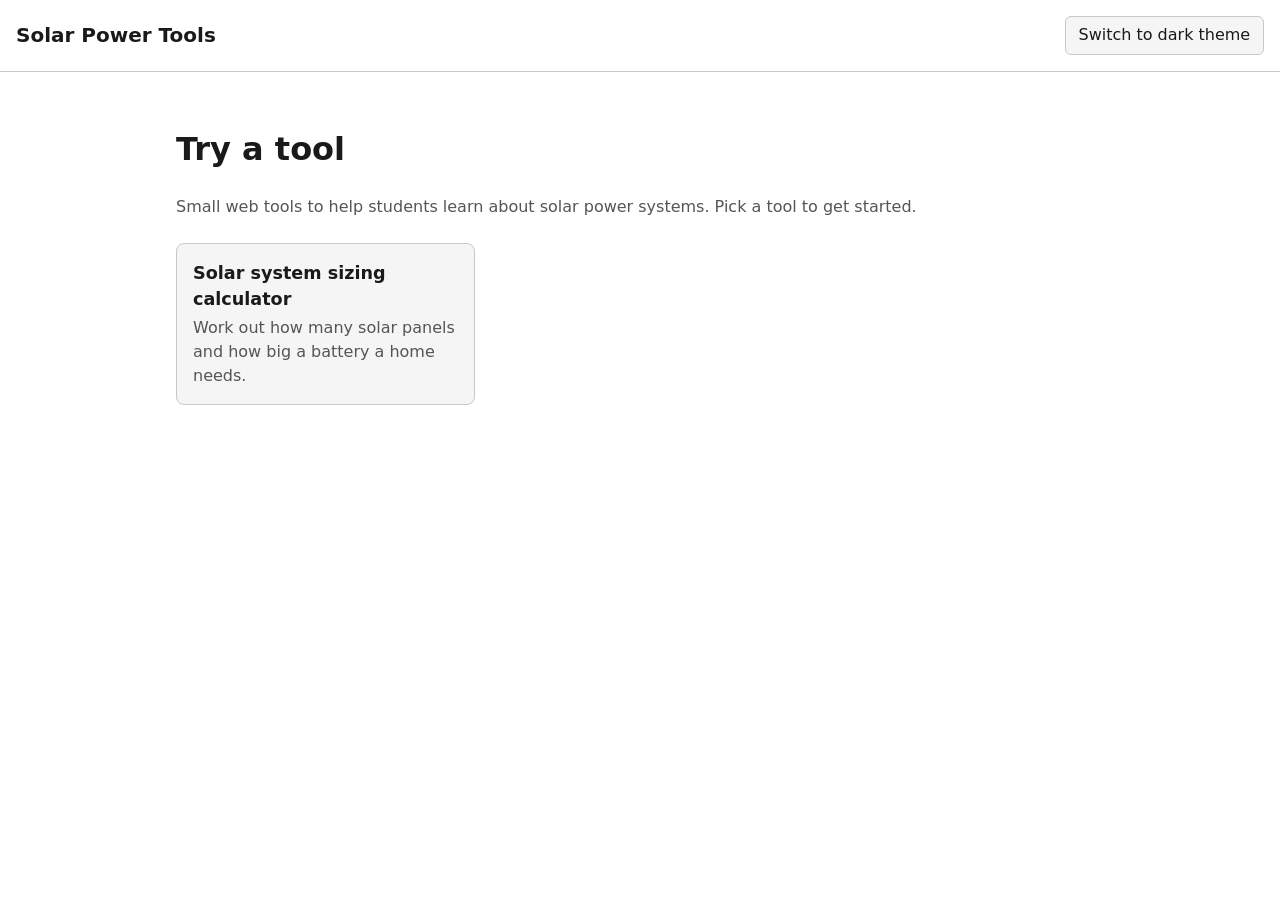
<file: index.html>
<!DOCTYPE html>
<html lang="en" data-theme="light">
<head>
  <meta charset="utf-8">
  <meta name="viewport" content="width=device-width, initial-scale=1">
  <title>Solar Power Tools</title>
  <link rel="stylesheet" href="css/styles.css">
  <script src="js/theme.js"></script>
</head>
<body>
  <header class="site-header">
    <a class="site-title" href="index.html">Solar Power Tools</a>
    <button id="theme-toggle" class="theme-toggle" type="button" aria-pressed="false">Switch to dark theme</button>
  </header>

  <main>
    <h1>Try a tool</h1>
    <p class="muted">Small web tools to help students learn about solar power systems. Pick a tool to get started.</p>

    <div class="tool-grid">
      <!-- To add a tool: create tools/<name>.html and js/<name>.js, then copy this card. -->
      <a class="card" href="tools/solar-sizing.html">
        <h2>Solar system sizing calculator</h2>
        <p>Work out how many solar panels and how big a battery a home needs.</p>
      </a>
    </div>
  </main>
</body>
</html>
</file>
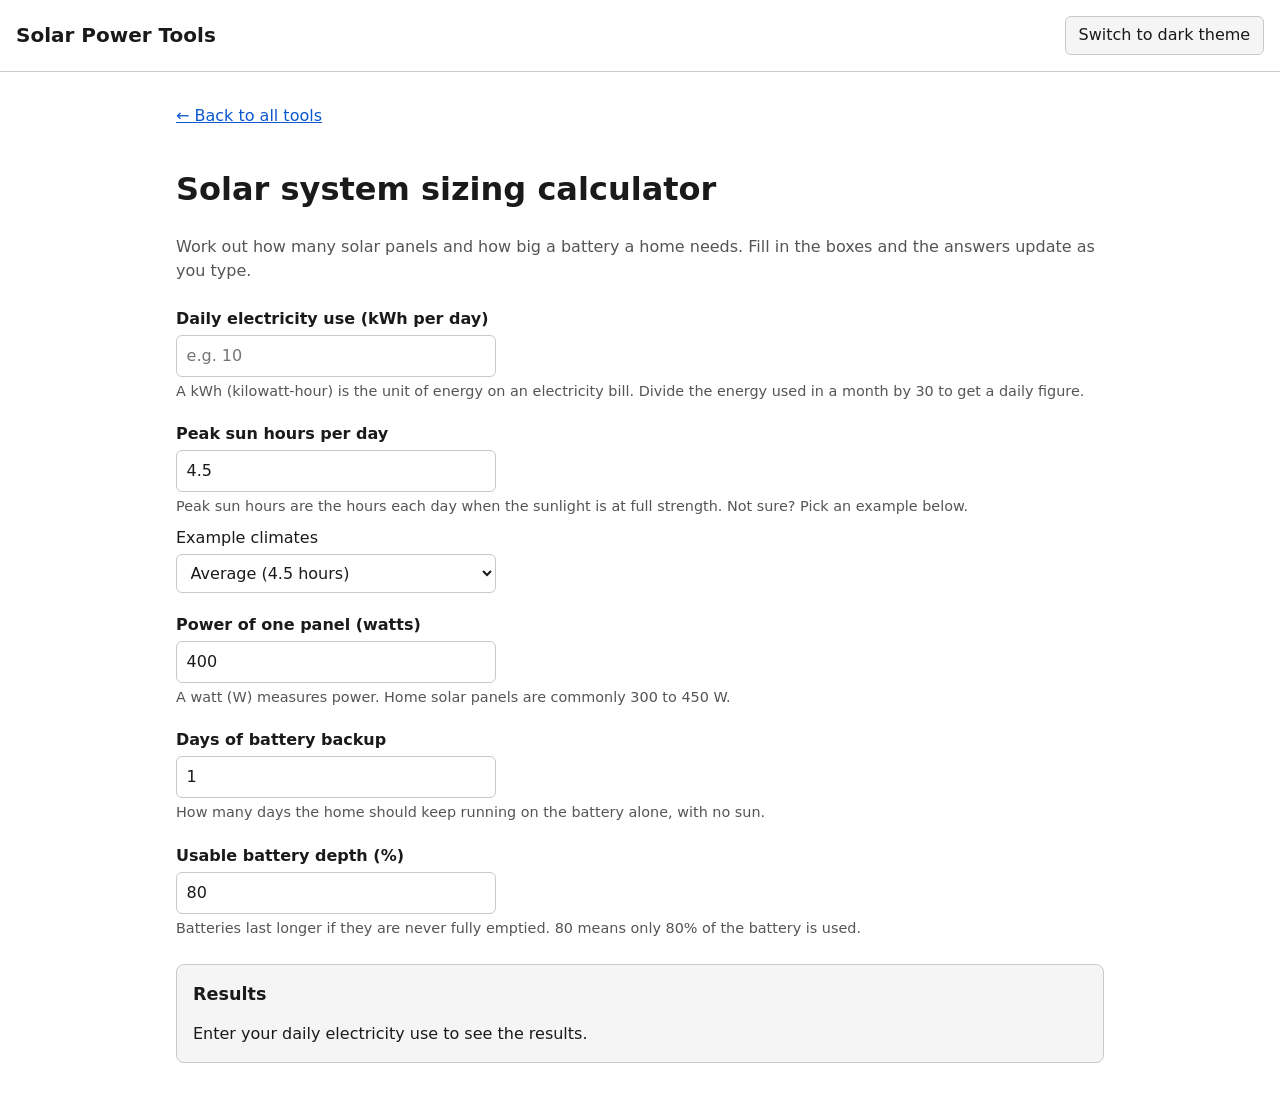
<file: tools/solar-sizing.html>
<!DOCTYPE html>
<html lang="en" data-theme="light">
<head>
  <meta charset="utf-8">
  <meta name="viewport" content="width=device-width, initial-scale=1">
  <title>Solar system sizing calculator — Solar Power Tools</title>
  <link rel="stylesheet" href="../css/styles.css">
  <script src="../js/theme.js"></script>
  <script src="../js/solar-sizing.js" defer></script>
</head>
<body>
  <header class="site-header">
    <a class="site-title" href="../index.html">Solar Power Tools</a>
    <button id="theme-toggle" class="theme-toggle" type="button" aria-pressed="false">Switch to dark theme</button>
  </header>

  <main>
    <a class="back-link" href="../index.html">&larr; Back to all tools</a>
    <h1>Solar system sizing calculator</h1>
    <p class="muted">Work out how many solar panels and how big a battery a home needs. Fill in the boxes and the answers update as you type.</p>

    <form id="sizing-form" class="tool-form" novalidate>
      <div class="field">
        <label for="daily-use">Daily electricity use (kWh per day)</label>
        <input id="daily-use" type="number" inputmode="decimal" min="0" step="any" placeholder="e.g. 10">
        <p class="hint">A kWh (kilowatt-hour) is the unit of energy on an electricity bill. Divide the energy used in a month by 30 to get a daily figure.</p>
      </div>

      <div class="field">
        <label for="sun-hours">Peak sun hours per day</label>
        <input id="sun-hours" type="number" inputmode="decimal" min="0" max="12" step="any" value="4.5">
        <p class="hint">Peak sun hours are the hours each day when the sunlight is at full strength. Not sure? Pick an example below.</p>
        <label for="climate" class="inline-label">Example climates</label>
        <select id="climate">
          <option value="3">Cloudy (3 hours)</option>
          <option value="4.5" selected>Average (4.5 hours)</option>
          <option value="6">Sunny (6 hours)</option>
          <option value="7">Very sunny (7 hours)</option>
          <option value="custom">Custom (my own number)</option>
        </select>
      </div>

      <div class="field">
        <label for="panel-watts">Power of one panel (watts)</label>
        <input id="panel-watts" type="number" inputmode="decimal" min="0" step="any" value="400">
        <p class="hint">A watt (W) measures power. Home solar panels are commonly 300 to 450 W.</p>
      </div>

      <div class="field">
        <label for="backup-days">Days of battery backup</label>
        <input id="backup-days" type="number" inputmode="decimal" min="0" step="any" value="1">
        <p class="hint">How many days the home should keep running on the battery alone, with no sun.</p>
      </div>

      <div class="field">
        <label for="depth">Usable battery depth (%)</label>
        <input id="depth" type="number" inputmode="decimal" min="1" max="100" step="any" value="80">
        <p class="hint">Batteries last longer if they are never fully emptied. 80 means only 80% of the battery is used.</p>
      </div>
    </form>

    <section class="results" aria-live="polite" aria-labelledby="results-heading">
      <h2 id="results-heading">Results</h2>
      <p id="message" class="message"></p>
      <dl id="results-list" class="results-list" hidden>
        <div>
          <dt>Number of panels</dt>
          <dd id="out-panels"></dd>
          <dd class="muted">How many panels you need to cover the daily use.</dd>
        </div>
        <div>
          <dt>Solar array size</dt>
          <dd id="out-array"></dd>
          <dd class="muted">The combined power of all the panels. An "array" is a group of panels.</dd>
        </div>
        <div>
          <dt>Battery size</dt>
          <dd id="out-battery"></dd>
          <dd class="muted">How much energy the battery must store to cover the backup days.</dd>
        </div>
      </dl>
    </section>

    <section id="working-section" class="working" hidden>
      <h2>Show the working</h2>
      <p class="muted">Real systems lose about 25% of their power to heat, wiring and the inverter (the device that turns solar power into the kind your home uses). So the sums multiply by 0.75, called the losses factor.</p>
      <ol id="working-list"></ol>
    </section>
  </main>
</body>
</html>
</file>
<file: css/styles.css>
/* Shared styles. Colours are CSS variables so the theme can be switched. */
:root,
:root[data-theme="light"] {
  --bg: #ffffff;
  --text: #1a1a1a;
  --muted: #555555;
  --card-bg: #f5f5f5;
  --border: #c8c8c8;
  --link: #0b57d0;
}

:root[data-theme="dark"] {
  --bg: #121212;
  --text: #eeeeee;
  --muted: #b8b8b8;
  --card-bg: #1e1e1e;
  --border: #4a4a4a;
  --link: #8ab4f8;
}

* { box-sizing: border-box; }

body {
  margin: 0;
  font-family: system-ui, -apple-system, "Segoe UI", Roboto, sans-serif;
  line-height: 1.5;
  color: var(--text);
  background: var(--bg);
}

a { color: var(--link); }

.site-header {
  display: flex;
  flex-wrap: wrap;
  align-items: center;
  justify-content: space-between;
  gap: 0.75rem;
  padding: 1rem;
  border-bottom: 1px solid var(--border);
}

.site-title {
  font-size: 1.25rem;
  font-weight: 700;
  color: var(--text);
  text-decoration: none;
}

.theme-toggle {
  font: inherit;
  color: var(--text);
  background: var(--card-bg);
  border: 1px solid var(--border);
  border-radius: 6px;
  padding: 0.4rem 0.8rem;
  cursor: pointer;
}

main {
  max-width: 60rem;
  margin: 0 auto;
  padding: 1rem;
}

.muted { color: var(--muted); }

/* Tool cards: one column on phones, more columns as the screen widens. */
.tool-grid {
  display: grid;
  grid-template-columns: 1fr;
  gap: 1rem;
  margin-top: 1.5rem;
}

.card {
  display: block;
  padding: 1rem;
  color: var(--text);
  background: var(--card-bg);
  border: 1px solid var(--border);
  border-radius: 8px;
  text-decoration: none;
}

.card:hover,
.card:focus-visible { border-color: var(--link); }

.card h2 { margin: 0 0 0.25rem; font-size: 1.1rem; }
.card p { margin: 0; color: var(--muted); }

.back-link { display: inline-block; margin-bottom: 1rem; }

@media (min-width: 600px) {
  .tool-grid { grid-template-columns: repeat(2, 1fr); }
}

@media (min-width: 960px) {
  .tool-grid { grid-template-columns: repeat(3, 1fr); }
  main { padding: 2rem 1rem; }
}

/* ---- Tool pages: forms, results, working ---- */
:root,
:root[data-theme="light"] { --error: #b3261e; }
:root[data-theme="dark"] { --error: #f2b8b5; }

.tool-form { margin-top: 1.5rem; }

.field { margin-bottom: 1.25rem; }

.field label {
  display: block;
  font-weight: 600;
  margin-bottom: 0.25rem;
}

.field .inline-label {
  margin-top: 0.5rem;
  font-weight: 400;
}

.field input,
.field select {
  display: block;
  width: 100%;
  max-width: 20rem;
  font: inherit;
  color: var(--text);
  background: var(--bg);
  border: 1px solid var(--border);
  border-radius: 6px;
  padding: 0.5rem 0.6rem;
}

.field input:focus-visible,
.field select:focus-visible,
.theme-toggle:focus-visible,
a:focus-visible {
  outline: 3px solid var(--link);
  outline-offset: 2px;
}

.hint {
  margin: 0.25rem 0 0;
  font-size: 0.9rem;
  color: var(--muted);
}

.results,
.working {
  margin-top: 1.5rem;
  padding: 1rem;
  background: var(--card-bg);
  border: 1px solid var(--border);
  border-radius: 8px;
}

.results h2,
.working h2 { margin-top: 0; font-size: 1.1rem; }

.message { margin: 0; }
.message:empty { display: none; }
.message.error { color: var(--error); font-weight: 600; }

.results-list { margin: 0; }
.results-list > div { margin-bottom: 1rem; }
.results-list > div:last-child { margin-bottom: 0; }
.results-list dt { font-weight: 600; }
.results-list dd { margin: 0; }
.results-list dd:not(.muted) { font-size: 1.5rem; font-weight: 700; }

.working ol { padding-left: 1.25rem; }
.working li { margin-bottom: 0.5rem; overflow-wrap: anywhere; }

[hidden] { display: none !important; }
</file>
